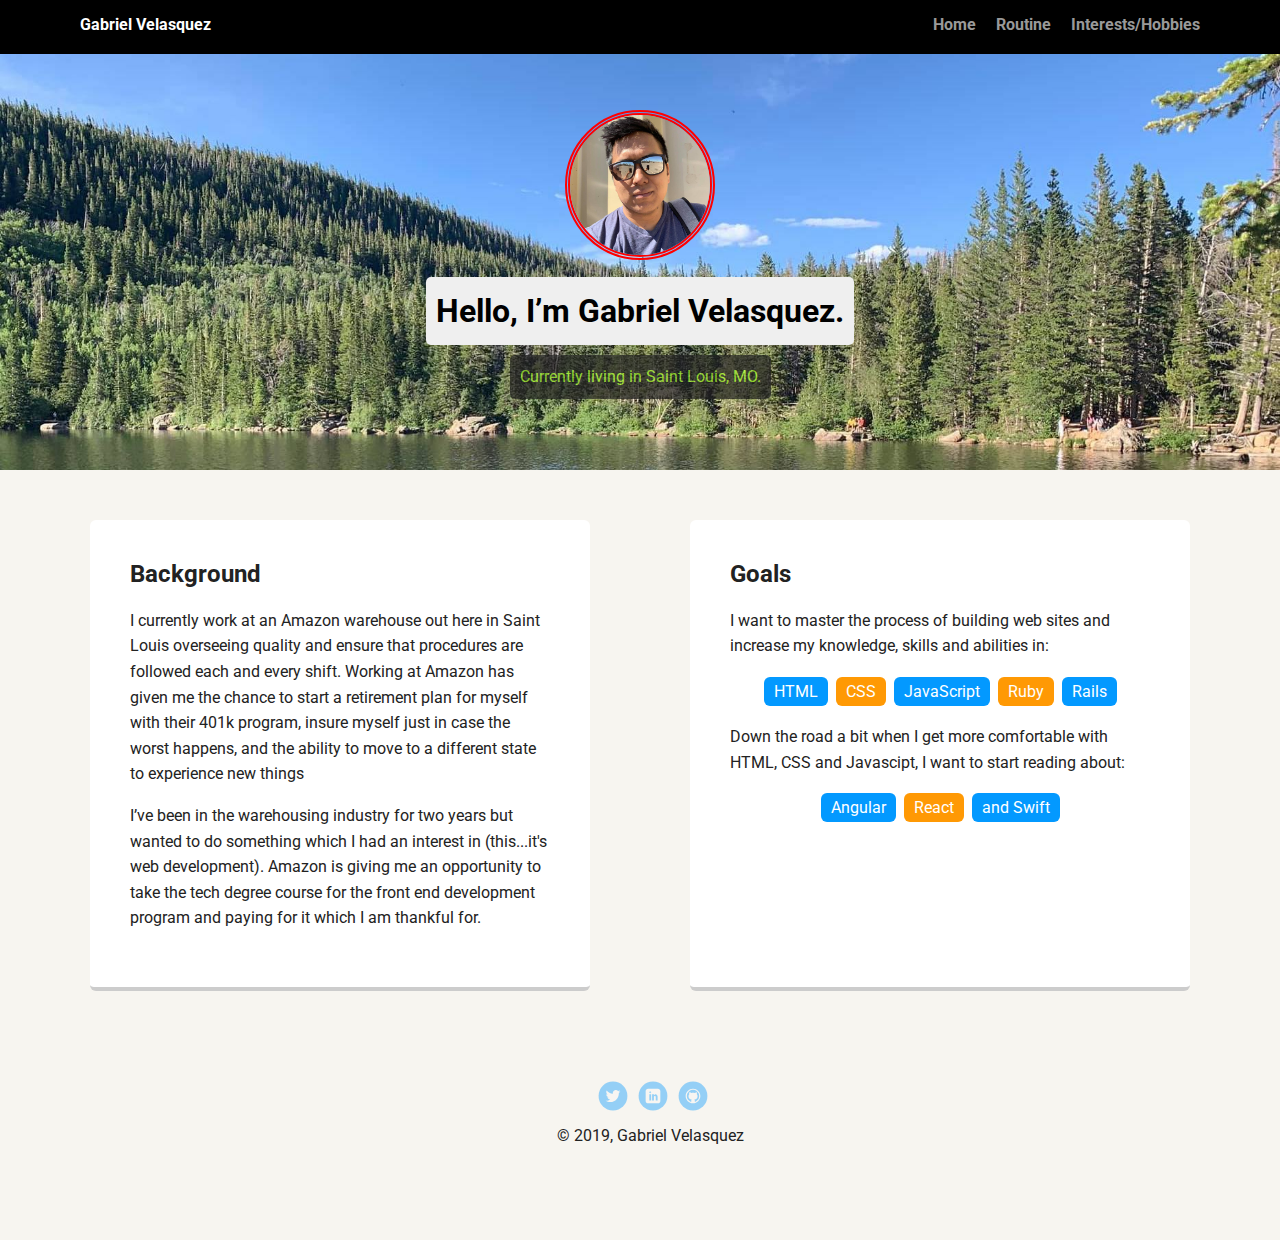
<file: index.html>
<!doctype html>
<html lang="en">
<head>
  <meta charset="utf-8">
  <title>Gabriel Velasquez's Profile</title>
  <meta name="viewport" content="width=device-width, initial-scale=1.0">
  <link rel="stylesheet" href="styles.css">
  <link href="https://fonts.googleapis.com/css?family=Muli%7CRoboto:400,300,500,700,900" rel="stylesheet"></head>
  <body>

    <div class="main-nav">
        <ul class="nav">
          <li class="name">Gabriel Velasquez</li>
          <li><a href="index.html">Home</a></li>
          <li><a href="routine.html">Routine</a></li>
          <li><a href="Interests.html">Interests/Hobbies</a></li>
        </ul>
    </div>

    <header>
      <img src="images/me.jpg" alt="Picture of me" class="profile-image">
      <h1 class="tag name">Hello, I’m Gabriel Velasquez.</h1>
      <p class="tag location">Currently living in Saint Louis, MO.</p>
    </header>

    <main class="flex">
      <div class="card">
        <h2>Background</h2>
        <p>I currently work at an Amazon warehouse out here in Saint Louis overseeing quality and ensure that procedures are followed each and every shift. Working at Amazon has given me the chance to start a retirement plan for myself with their 401k program, insure myself just in case the worst happens, and the ability to move to a different state to experience new things </p>
        <p>I’ve been in the warehousing industry for two years but wanted to do something which I had an interest in (this...it's web development). Amazon is giving me an opportunity to take the tech degree course for the front end development program and paying for it which I am thankful for.</p>
      </div> 

      <div class="card">
        <h2>Goals</h2>
        <p>I want to master the process of building web sites and increase my knowledge, skills and abilities in:</p>
        <ul class="skills">
          <li>HTML</li>
          <li>CSS</li>
          <li>JavaScript</li>
          <li>Ruby</li>
          <li>Rails</li>
        </ul>
        <p>Down the road a bit when I get more comfortable with HTML, CSS and Javascipt, I want to start reading about: </p>
        <ul class="skills">
          <li>Angular</li>
          <li>React</li>
          <li>and Swift</li>
        </ul>
      </div> 

    </main>

    <footer>
      <ul>
        <li><a href="https://twitter.com/GabeVelasquez07" target="_blank" class="social twitter">Twitter</a></li>
        <li><a href="https://www.linkedin.com/in/gabriel-velasquez-05a81599/" target="_blank" class="social linkedin">LinkedIn</a></li>
        <li><a href="https://github.com/GabrielVel/" target="_blank" class="social github">Github</a></li>
      </ul>
      <p class="copyright"> &copy; 2019, Gabriel Velasquez</p>
    </footer>
    
  </body>
  </html>
</file>
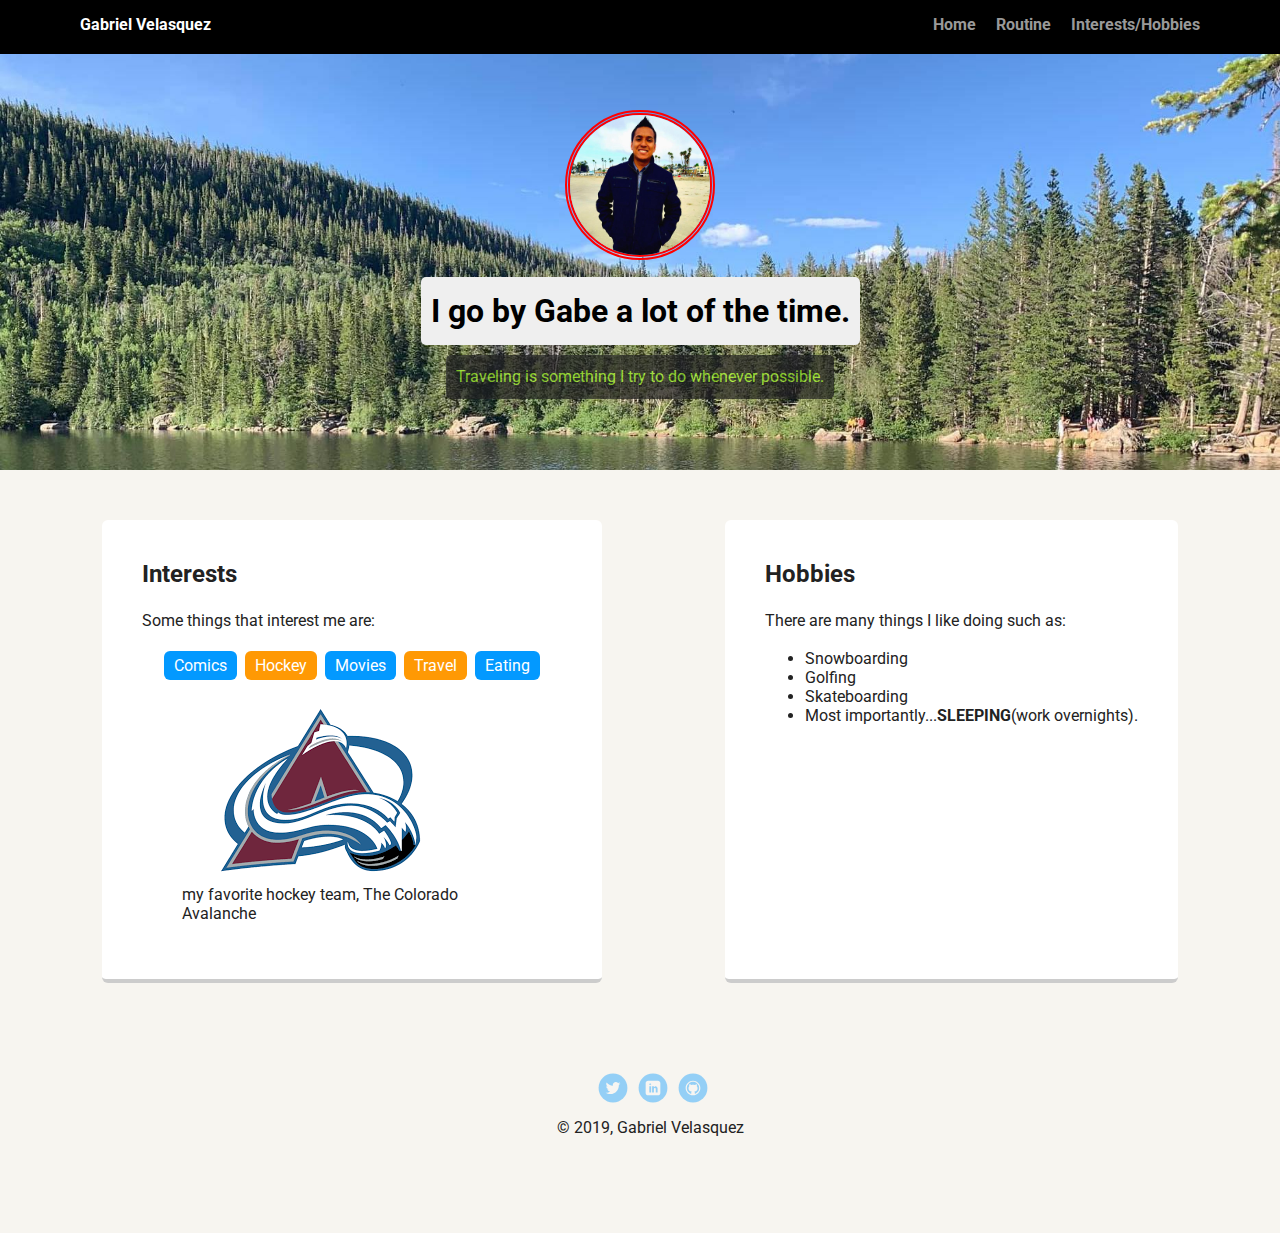
<file: Interests.html>
<!doctype html>
<html lang="en">
<head>
  <meta charset="utf-8">
  <title>Gabriel Velasquez's Hobbies</title>
  <meta name="viewport" content="width=device-width, initial-scale=1.0">
  <link rel="stylesheet" href="styles.css">
  <link href="https://fonts.googleapis.com/css?family=Muli%7CRoboto:400,300,500,700,900" rel="stylesheet"></head>
  <body>

    <div class="main-nav">
        <ul class="nav">
          <li class="name">Gabriel Velasquez</li>
          <li><a href="index.html">Home</a></li>
          <li><a href="routine.html">Routine</a></li>
          <li><a href="Interests.html">Interests/Hobbies</a></li>
        </ul>
    </div>

    <header>
      <img src="images/profile_pic.jpg" alt="Another Picture of me" class="profile-image">
      <h1 class="tag name">I go by Gabe a lot of the time.</h1>
      <p class="tag location">Traveling is something I try to do whenever possible.</p>
    </header>

    <main class="flex">
      
      <div class="card">
        <h2>Interests</h2>
        <p>Some things that interest me are:</p>
        <ul class="skills">
          <li>Comics</li>
          <li>Hockey</li>
          <li>Movies</li>
          <li>Travel</li>
          <li>Eating</li>
        </ul>
        <figure>
          <img src="images/Avs.png" alt="Colorado Avalanche Logo">
          <figcaption>my favorite hockey team, The Colorado Avalanche</figcaption>
        </figure>
      </div> 

        <div class="card">
            <h2>Hobbies</h2>
            <p>There are many things I like doing such as:</p>
                <ul>
                    <li>Snowboarding</li>
                    <li>Golfing</li>
                    <li>Skateboarding</li>
                    <li>Most importantly...<strong>SLEEPING</strong>(work overnights).</li>
                </ul>
            <p>
          </div> 
    </main>

    <footer>
      <ul>
        <li><a href="https://twitter.com/GabeVelasquez07" target="_blank" class="social twitter">Twitter</a></li>
        <li><a href="https://www.linkedin.com/in/gabriel-velasquez-05a81599/" target="_blank" class="social linkedin">LinkedIn</a></li>
        <li><a href="https://github.com/GabrielVel/" target="_blank" class="social github">Github</a></li>
      </ul>
      <p class="copyright"> &copy; 2019, Gabriel Velasquez</p>
    </footer>
    
  </body>
  </html>
</file>
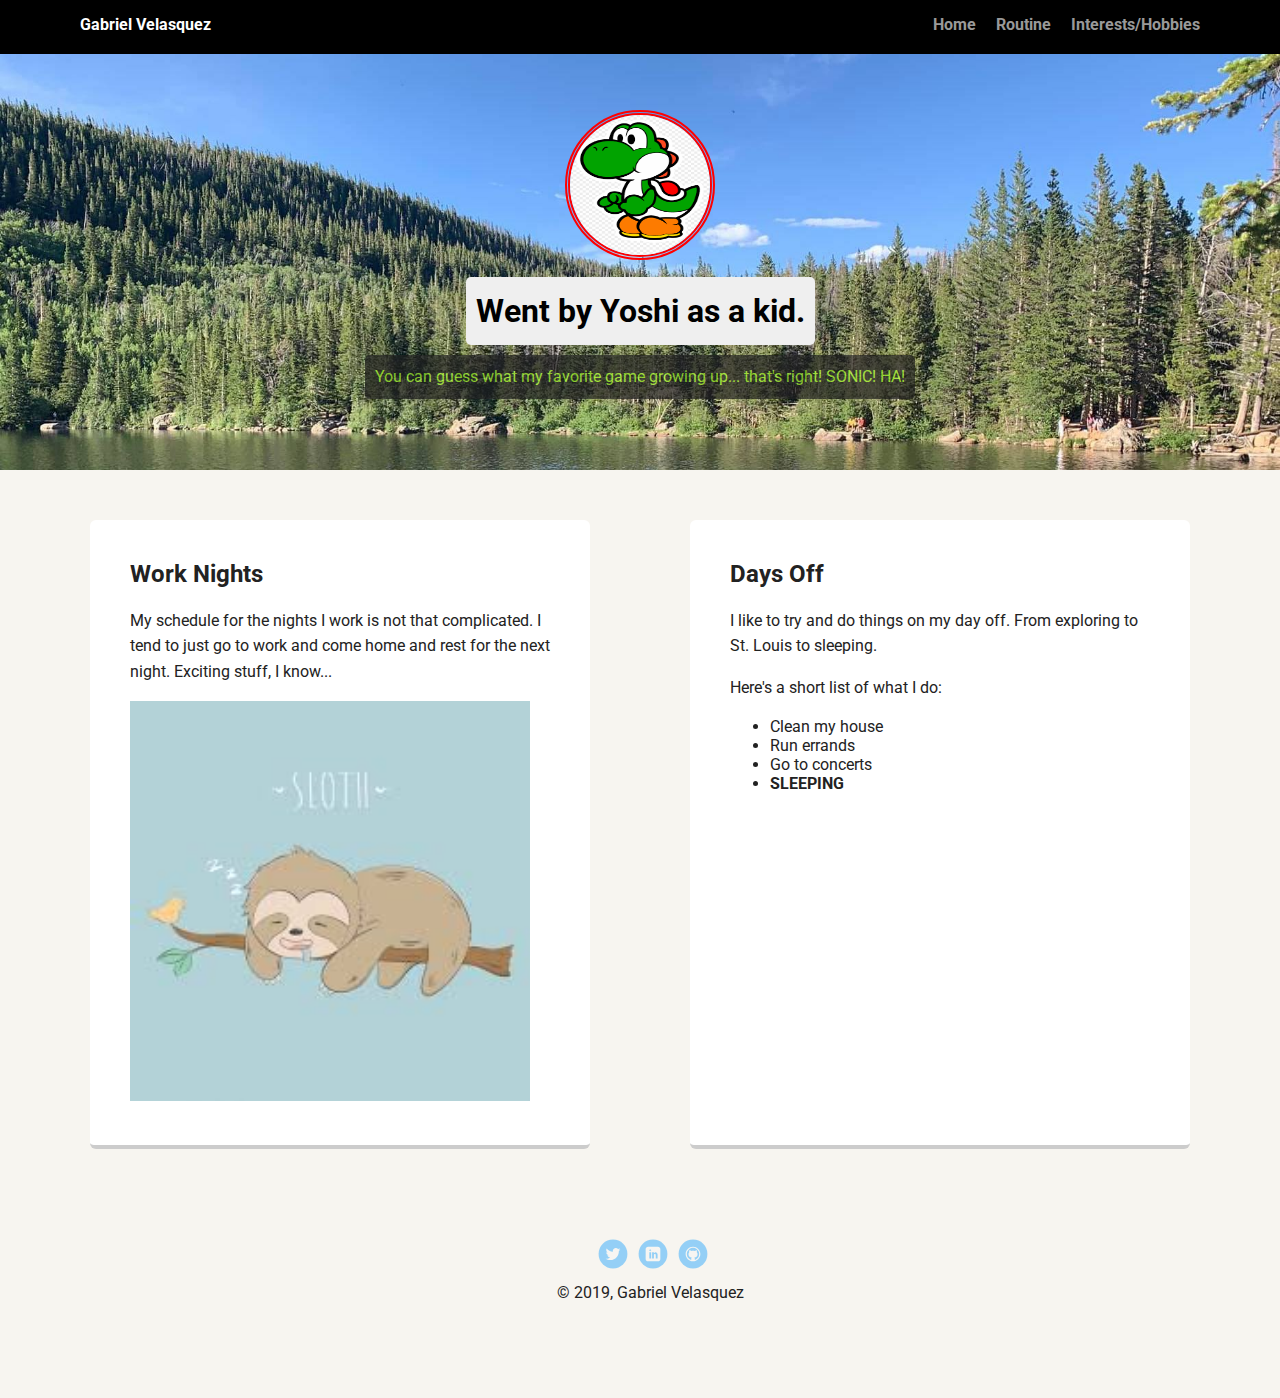
<file: routine.html>
<!doctype html>
<html lang="en">
<head>
  <meta charset="utf-8">
  <title>Gabriel Velasquez's Hobbies</title>
  <meta name="viewport" content="width=device-width, initial-scale=1.0">
  <link rel="stylesheet" href="styles.css">
  <link href="https://fonts.googleapis.com/css?family=Muli%7CRoboto:400,300,500,700,900" rel="stylesheet"></head>
  <body>

    <div class="main-nav">
        <ul class="nav">
          <li class="name">Gabriel Velasquez</li>
          <li><a href="index.html">Home</a></li>
          <li><a href="routine.html">Routine</a></li>
          <li><a href="Interests.html">Interests/Hobbies</a></li>
        </ul>
    </div>

    <header>
      <img src="images/Yoshi.png" alt="Another Picture of me" class="profile-image">
      <h1 class="tag name">Went by Yoshi as a kid.</h1>
      <p class="tag location">You can guess what my favorite game growing up... that's right! SONIC! HA!</p>
    </header>

    <main class="flex">
      
      <div class="card">
        <h2>Work Nights</h2>
        <p> My schedule for the nights I work is not that complicated. I tend to just go to work and come home and rest for the next night. Exciting stuff, I know...</p>
        <img src="images/Sleeping.jpg" width="400" alt="Picture of sloth sleeping">
      </div> 

        <div class="card">
            <h2>Days Off</h2>
            <p>I like to try and do things on my day off. From exploring to St. Louis to sleeping.</p>
            <p>Here's a short list of what I do:</p>
                <ul>
                    <li>Clean my house</li>
                    <li>Run errands</li>
                    <li>Go to concerts</li>
                    <li><strong>SLEEPING</strong></li>
                </ul>
            <p>
          </div> 
    </main>

    <footer>
      <ul>
        <li><a href="https://twitter.com/GabeVelasquez07" target="_blank" class="social twitter">Twitter</a></li>
        <li><a href="https://www.linkedin.com/in/gabriel-velasquez-05a81599/" target="_blank" class="social linkedin">LinkedIn</a></li>
        <li><a href="https://github.com/GabrielVel/" target="_blank" class="social github">Github</a></li>
      </ul>
      <p class="copyright"> &copy; 2019, Gabriel Velasquez</p>
    </footer>

  </body>
  </html>
</file>
<file: styles.css>
/* Global Layout Set-up */
* { 
  box-sizing: border-box;
}
  
body {
  margin: 0;
  padding: 0;
  text-align: center;
  font-family: 'Roboto', sans-serif;
  color: #222;
  background: #f7f5f0;
}
/* Link Styles */

a {
  text-decoration: none;
  color: #999;
}
a:hover {
  color: #6633ff;
}

/* Section Styles */

.main-nav {
  width: 100%;
  background: black;
  min-height: 30px;
  padding: 10px;
  position: fixed;
  text-align: center;
}
.nav {
  display: flex;
  justify-content: space-around;
  font-weight: 700;
  list-style-type: none;
  margin: 0 auto;
  padding: 0;
}

.nav .name {
    display: block;
    margin-right: auto;
    color: white;
}
.nav li {
  padding: 5px 10px 10px 10px;
}
.nav a {
  transition: all .5s;
}
.nav a:hover {
  color: white
}

header {
  text-align: center;
  background: url('images/Colorado.jpg') no-repeat top center ;
  background-size: cover;
  overflow: hidden;
  padding-top: 60px;
}
header {
  line-height: 1.5;
}
header .profile-image {
  margin-top: 50px;
  width: 150px;
  height: 150px;
  border-radius: 50%;
  border: 5px double red;
  transition: all .5s;
}
header .profile-image:hover {
  transform: scale(1.7) rotate(-280deg);
}
.tag {
  background-color: #efefef;
  color: black;
  padding: 10px;
  border-radius: 5px;
  display: table;
  margin: 10px auto;
} 
.location {
  background-color: #222;
  color: greenyellow;
  opacity: 0.70 ;
}
.card {
  margin: 30px;
  padding: 20px 40px 40px;
  max-width: 500px;
  text-align: left;
  background: #fff;
  border-bottom: 4px solid #ccc;
  border-radius: 6px;
  transition: all .5s;
}
.card:hover {
  border-color: red;
}

ul.skills {
  padding: 0;
  text-align: center;
}

.skills li {
  border-radius: 6px;
  display: inline-block;
  background: #ff9904;
  color: white;
  padding: 5px 10px;
  margin: 2px;
}

.skills li:nth-child(odd) {
  background: #0399ff;
}

footer {
  width: 100%;
  min-height: 30px;
  padding: 20px 0 40px 20px;
}

footer .copyright {
  top: -8px;
  font-size: .75em;
}

footer ul {
  list-style-type: none;
  margin: 0;
  padding: 0;
}

footer ul li {
  display: inline-block;
}

a.social {
  display: inline-block;
  text-indent: -9999px;
  margin-left: 5px;
  width: 30px;
  height: 30px;
  background-size: 30px 30px;
  opacity: .4;
  transition: all .5s;
}
a.twitter {
  background-image: url(images/twitter.svg);
}
a.linkedin {
  background-image: url(images/linkedin.svg);
}
a.github {
  background-image: url(images/github.svg);
}
a.social:hover {
  opacity: 1;
}
.clearfix {
  clear: both;
}

/* Styles for larger screens */
@media screen and (min-width: 720px) {
  
  .flex {
      display: -ms-flexbox;      /* TWEENER - IE 10 */
      display: flex; 
      max-width: 1200px;
      -ms-flex-pack: distribute;
      justify-content: space-around;
      margin: 0 auto;
  }

  header {
    min-height: 470px;
  }

  .nav {
    max-width: 1200px;
    padding: 0 30px;
  }


  main {
    padding-top: 20px;
  }

  main p {
    line-height: 1.6em;
  }

  footer {
    font-size: 1.3em;
    max-width: 1200px;
    margin: 40px auto;
  }

}
</file>
